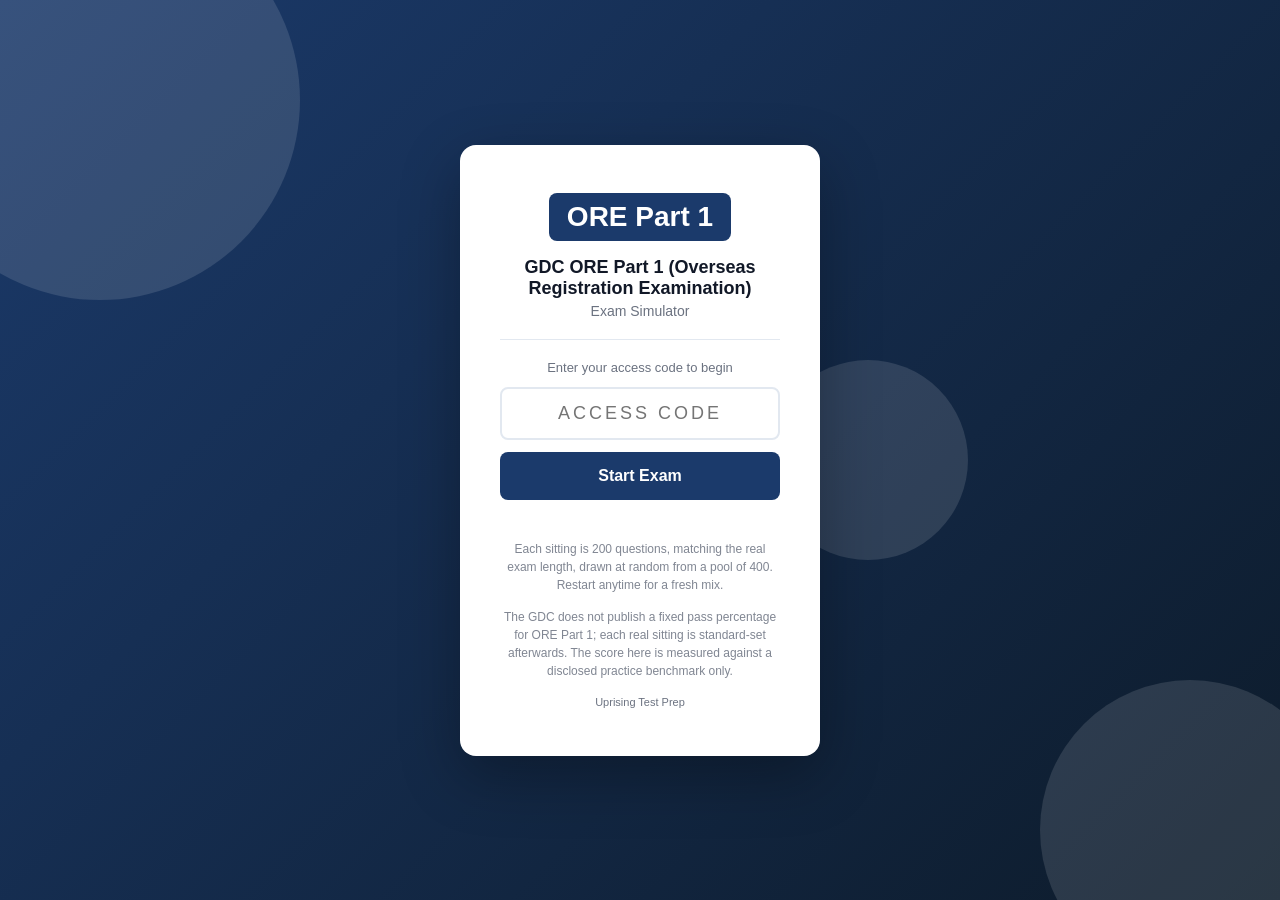
<file: index.html>
<!DOCTYPE html>
<html lang="en">
<head>
  <meta charset="UTF-8" />
  <meta name="viewport" content="width=device-width, initial-scale=1.0, viewport-fit=cover" />
  <meta name="apple-mobile-web-app-capable" content="yes" />
  <meta name="apple-mobile-web-app-status-bar-style" content="black-translucent" />
  <title>GDC ORE Part 1 Exam Simulator</title>
  <link rel="stylesheet" href="style.css" />
</head>
<body>

<div id="access-gate">
  <div class="gate-bg-shapes">
    <div class="shape shape-1"></div>
    <div class="shape shape-2"></div>
    <div class="shape shape-3"></div>
  </div>
  <div class="gate-card">
    <div class="gate-logo">
      <div class="logo-badge">ORE Part 1</div>
    </div>
    <h1 class="gate-title">GDC ORE Part 1 (Overseas Registration Examination)</h1>
    <p class="gate-subtitle">Exam Simulator</p>
    <div class="gate-divider"></div>
    <p class="gate-instruction">Enter your access code to begin</p>
    <input type="text" id="access-code-input" class="gate-input"
           placeholder="Access Code" autocomplete="off"
           maxlength="20" spellcheck="false" />
    <button id="access-btn" class="gate-btn">Start Exam</button>
    <p id="access-error" class="gate-error"></p>
    <p class="gate-pool-note">Each sitting is 200 questions, matching the real exam length, drawn at random from a pool of 400. Restart anytime for a fresh mix.</p>
    <p class="gate-pool-note">The GDC does not publish a fixed pass percentage for ORE Part 1; each real sitting is standard-set afterwards. The score here is measured against a disclosed practice benchmark only.</p>
    <p class="gate-hint">Uprising Test Prep</p>
  </div>
</div>

<div id="app" style="display:none">
  <header class="top-bar">
    <div class="bar-left">
      <span class="bar-logo">ORE Part 1</span>
      <span class="bar-title">Exam Simulator</span>
    </div>
    <div class="bar-right">
      <span class="bar-timer" id="timer-display">--:--</span>
      <button class="bar-btn" id="flag-btn">Flag</button>
      <button class="bar-btn bar-btn-primary" id="submit-btn">
        <span class="btn-full">Submit Exam</span>
        <span class="btn-short">Submit</span>
      </button>
    </div>
  </header>

  <div class="progress-strip">
    <div class="progress-bar" id="progress-bar"></div>
  </div>

  <main class="exam-main">
    <div class="question-panel">
      <div class="q-meta">
        <span id="q-counter"></span>
        <span class="q-pool-chip" title="This sitting is 200 questions, matching the real exam length, drawn at random from a pool of 400. Restart for a fresh mix.">400 Questions Available</span>
        <span id="q-domain" class="q-domain-tag"></span>
        <span id="q-flag-indicator" class="flag-chip" style="display:none">Flagged</span>
      </div>
      <!-- Shared text for a linked cluster (a clinical case, a reading
           passage). It sits ABOVE the stem, which is the one thing that
           legitimately precedes it, and repeats on every question in the
           cluster so nobody has to page backwards. -->
      <div id="q-cluster-wrap" class="cluster-wrap" style="display:none"></div>
      <p id="question-text" class="q-text"></p>
      <!-- The picture sits BELOW the question text so the simulator matches
           the printed book exactly: stem, then picture, then options. They
           used to disagree (book put the picture under the stem, simulator put
           it above), so no single wording could be true in both places, and
           184 of MLPAO's 185 image questions said "shown above" while the
           book printed the picture below the sentence. Write stems with
           neutral wording ("the strip shown", "the diagram shows") and this
           whole class of bug cannot come back. -->
      <div id="q-image-wrap" style="display:none; margin-bottom:14px;"></div>
      <div id="options-list" class="options-list"></div>
      <div id="explanation-box" class="explanation-box" style="display:none">
        <div class="explanation-label">Explanation</div>
        <p id="explanation-text" class="explanation-text"></p>
      </div>
    </div>
    <div class="nav-bar">
      <button class="nav-btn" id="prev-btn">&#8592; Prev</button>
      <button class="nav-btn nav-btn-map" id="map-btn">Question Map</button>
      <button class="nav-btn nav-btn-next" id="next-btn">Next &#8594;</button>
    </div>
  </main>
</div>

<!-- Question Map Modal -->
<div id="map-modal" style="display:none">
  <div class="map-backdrop" id="map-backdrop"></div>
  <div class="map-panel">
    <div class="map-header">
      <span class="map-title">Question Map</span>
      <button id="map-close" class="map-close-btn">&#x2715; Close</button>
    </div>
    <div class="map-legend">
      <span class="leg-item"><span class="leg-swatch leg-answered"></span>Answered</span>
      <span class="leg-item"><span class="leg-swatch leg-flagged"></span>Flagged</span>
      <span class="leg-item"><span class="leg-swatch leg-unanswered"></span>Unanswered</span>
    </div>
    <div id="q-grid" class="q-grid"></div>
  </div>
</div>

<div id="results-screen" style="display:none">
  <div class="results-card">
    <div class="res-header">
      <div class="res-badge">ORE Part 1</div>
      <h2 id="res-status" class="res-status"></h2>
      <p id="res-score" class="res-score"></p>
    </div>
    <div id="res-domains" class="res-domains"></div>
    <p class="mode-pool-note">This sitting drew 200 questions from a pool of 400. Restart for a fresh mix.</p>
    <p class="mode-pool-note">The GDC sets no fixed pass percentage for ORE Part 1; each real sitting is standard-set afterwards. This benchmark is a disclosed practice target only, not the real pass mark.</p>
    <button id="res-review-btn" class="res-btn">Review Answers</button>
    <button id="res-restart-btn" class="res-btn res-btn-secondary">Restart</button>
  </div>
</div>

<script src="questions.js"></script>
<script src="app.js"></script>
</body>
</html>
</file>
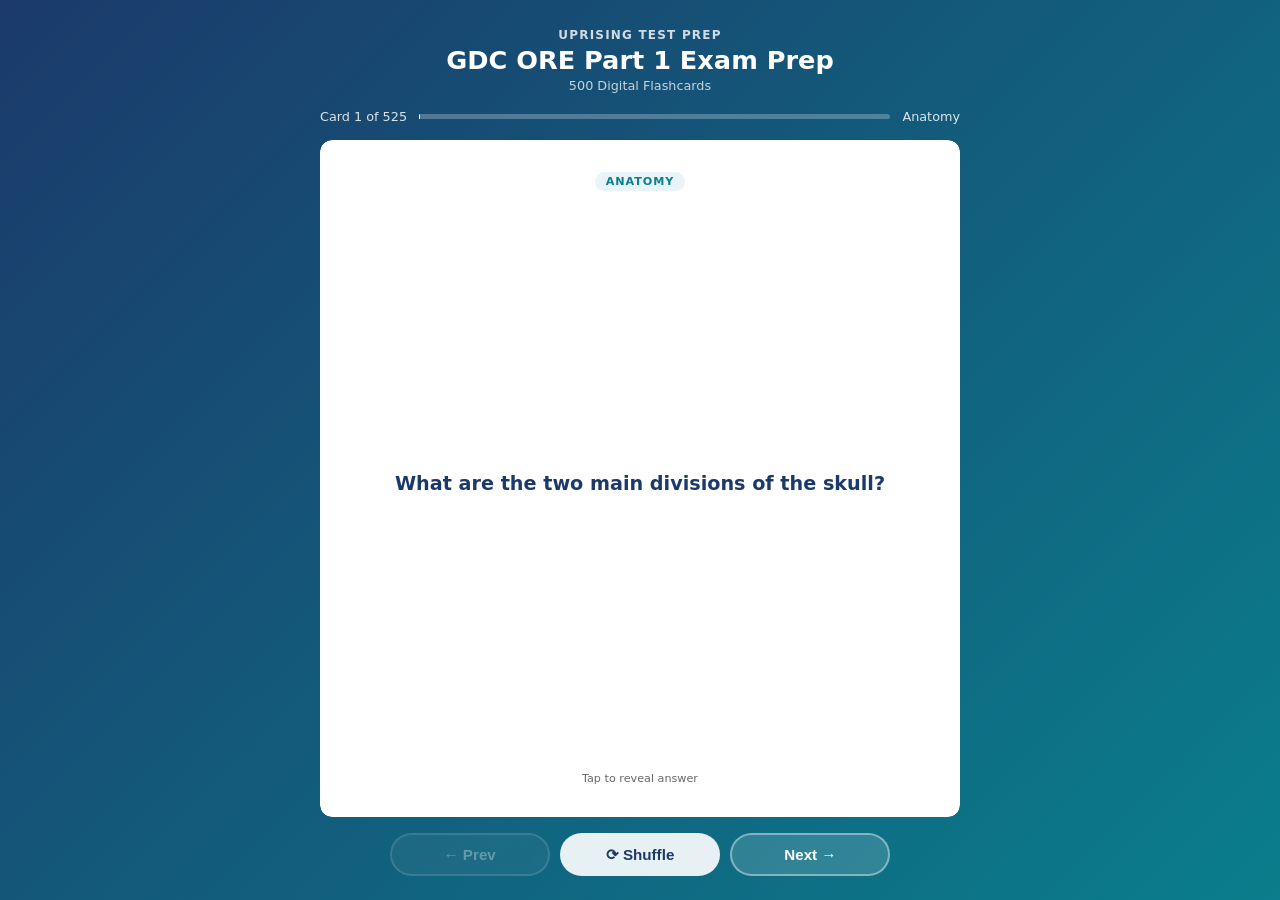
<file: flashcards/index.html>
<!DOCTYPE html>
<html lang="en">
<head>
  <meta charset="UTF-8">
  <meta name="viewport" content="width=device-width, initial-scale=1.0">
  <title>GDC ORE Part 1 Exam Prep: Flashcards</title>
  <style>
    :root {
      --blue:   #1B3A6B;
      --teal:   #0A7E8C;
      --ltblue: #E8F4F8;
      --white:  #FFFFFF;
      --text:   #1A1A1A;
      --muted:  #666;
      --radius: 12px;
    }
    * { box-sizing: border-box; margin: 0; padding: 0; }
    html, body { height: 100%; }
    body {
      font-family: 'Segoe UI', system-ui, sans-serif;
      background: linear-gradient(135deg, var(--blue) 0%, var(--teal) 100%);
      /* Pinned, not min-height: the page must never grow, or the controls
         get pushed below the fold on iOS where 100dvh and height:100%
         disagree. The height:100% rule above is the pre-dvh fallback. */
      height: 100dvh;
      max-height: 100dvh;
      overflow: hidden;
      display: flex;
      flex-direction: column;
      align-items: center;
      padding: 1.25rem 1rem 1rem;
      gap: 0.75rem;
      overflow-x: hidden;
    }
    header { text-align: center; color: #fff; flex-shrink: 0; }
    header .brand { font-size: 0.75rem; font-weight: 700; letter-spacing: 0.1em; opacity: 0.8; text-transform: uppercase; }
    header h1 { font-size: 1.3rem; font-weight: 800; margin-top: 0.2rem; }
    header .subtitle { font-size: 0.8rem; opacity: 0.75; margin-top: 0.15rem; }
    #progress-info {
      display: flex; align-items: center; gap: 0.75rem;
      color: rgba(255,255,255,0.85); font-size: 0.8rem;
      flex-shrink: 0; width: 100%; max-width: 640px;
    }
    #progress-bar-track {
      flex: 1; background: rgba(255,255,255,0.25);
      border-radius: 4px; height: 5px;
    }
    #progress-bar-fill { height: 100%; background: #fff; border-radius: 4px; transition: width 0.3s; }
    .card-scene {
      width: 100%; max-width: 640px;
      perspective: 1200px;
      cursor: pointer;
      flex: 1; min-height: 0;
      display: flex; flex-direction: column;
    
      /* WebKit does not clip overflow inside a preserve-3d context, so the
         answer pane's own clip is dropped and a long answer paints over the
         Prev/Next row. This element only sets the perspective and is NOT
         itself in the 3D context, so its clip is honoured in every engine. */
      overflow: hidden;
      border-radius: var(--radius);
    }
    .card-inner {
      position: relative; width: 100%;
      flex: 1; min-height: 0;
      transition: transform 0.55s cubic-bezier(.4,0,.2,1);
      transform-style: preserve-3d;
    }
    .card-scene.flipped .card-inner { transform: rotateY(180deg); }
    .card-face {
      position: absolute; inset: 0;
      backface-visibility: hidden; -webkit-backface-visibility: hidden;
      border-radius: var(--radius);
      display: flex; flex-direction: column;
      padding: 1.5rem 1.75rem;
      box-shadow: 0 12px 40px rgba(0,0,0,0.2);
      overflow: hidden;
    
      /* Painting through a mask forces WebKit to allocate a real clipping
         layer for a 3D-transformed element, which is what makes the
         overflow:hidden and the rounded corners above actually apply. */
      -webkit-mask-image: -webkit-radial-gradient(#fff, #000);
              mask-image: radial-gradient(#fff, #000);
    }
    .card-front { background: var(--white); align-items: center; justify-content: center; }
    .card-back  { background: var(--ltblue); transform: rotateY(180deg); }
    .card-badge {
      font-size: 0.7rem; font-weight: 700; text-transform: uppercase;
      letter-spacing: 0.08em;
      background: var(--ltblue); color: var(--teal);
      padding: 0.2rem 0.65rem; border-radius: 20px;
      margin-bottom: 0.85rem; flex-shrink: 0;
    }
    .card-back .card-badge { background: rgba(10,126,140,0.12); }
    .card-front .q-text {
      font-size: 1.1rem; font-weight: 600; color: var(--blue); line-height: 1.55;
      text-align: center; overflow-y: auto; flex: 1;
      display: flex; align-items: center; justify-content: center;
      scrollbar-width: thin; scrollbar-color: rgba(27,58,107,0.3) transparent;
    }
    .card-back .a-label { font-size: 0.7rem; font-weight: 700; color: var(--teal); text-transform: uppercase; letter-spacing: 0.08em; margin-bottom: 0.4rem; flex-shrink: 0; }
    .card-back .a-text  {
      font-size: 0.975rem; color: var(--text); line-height: 1.65;
      overflow-y: auto; flex: 1; min-height: 0; padding-right: 4px;
      scrollbar-width: thin; scrollbar-color: rgba(10,126,140,0.4) transparent;
    
      -webkit-overflow-scrolling: touch;
      overscroll-behavior: contain;
    }
    .card-back .a-text::-webkit-scrollbar { width: 4px; }
    .card-back .a-text::-webkit-scrollbar-track { background: transparent; }
    .card-back .a-text::-webkit-scrollbar-thumb { background: rgba(10,126,140,0.4); border-radius: 4px; }
    .tap-hint { flex-shrink: 0; margin-top: 0.6rem; font-size: 0.7rem; color: var(--muted); text-align: center; }
    .card-back .tap-hint { color: var(--teal); opacity: 0.7; }
    .controls {
      display: flex; gap: 0.65rem; flex-wrap: nowrap;
      justify-content: center; flex-shrink: 0;
      width: 100%; max-width: 640px;
      padding-bottom: env(safe-area-inset-bottom, 0px);
    }
    .btn {
      padding: 0.6rem 1.2rem; border-radius: 50px;
      border: 2px solid rgba(255,255,255,0.4);
      background: rgba(255,255,255,0.15); color: #fff;
      font-weight: 700; font-size: 0.875rem; cursor: pointer;
      transition: all 0.2s; backdrop-filter: blur(4px);
      white-space: nowrap; flex: 1; max-width: 160px;
    }
    .btn:hover { background: rgba(255,255,255,0.3); border-color: rgba(255,255,255,0.7); }
    .btn:active { transform: scale(0.96); }
    .btn:disabled { opacity: 0.35; cursor: not-allowed; }
    .btn.btn-primary { background: rgba(255,255,255,0.9); color: var(--blue); border-color: transparent; }
    .btn.btn-primary:hover { background: #fff; }
    #loading { color: rgba(255,255,255,0.8); font-size: 1rem; text-align: center; padding: 3rem; flex: 1; }
    @media (min-width: 768px) {
      body { padding: 1.75rem 1.5rem 1.5rem; gap: 1rem; }
      header h1 { font-size: 1.6rem; }
      .card-face { padding: 2rem 2.5rem; }
      .card-front .q-text { font-size: 1.2rem; }
      .card-back .a-text { font-size: 1.05rem; }
      .btn { font-size: 0.95rem; padding: 0.65rem 1.4rem; }
    }
    @media (max-width: 380px) {
      body { padding: 0.75rem; gap: 0.5rem; }
      header .brand { font-size: 0.65rem; }
      header h1 { font-size: 1.1rem; }
      header .subtitle { display: none; }
      .card-face { padding: 1rem 1.1rem; }
      .card-front .q-text { font-size: 0.975rem; }
      .card-back .a-text { font-size: 0.875rem; }
      .btn { font-size: 0.8rem; padding: 0.5rem 0.75rem; }
    }
  </style>
</head>
<body>
<header>
  <div class="brand">Uprising Test Prep</div>
  <h1>GDC ORE Part 1 Exam Prep</h1>
  <div class="subtitle">500 Digital Flashcards</div>
</header>
<div id="progress-info">
  <span id="card-counter">Card 1 of 500</span>
  <div id="progress-bar-track"><div id="progress-bar-fill" style="width:0%"></div></div>
  <span id="domain-label"></span>
</div>
<div id="loading">Loading flashcards...</div>
<div class="card-scene" id="card-scene" style="display:none" onclick="flipCard()">
  <div class="card-inner" id="card-inner">
    <div class="card-face card-front">
      <div class="card-badge" id="front-badge"></div>
      <div class="q-text" id="q-text"></div>
      <div class="tap-hint">Tap to reveal answer</div>
    </div>
    <div class="card-face card-back">
      <div class="card-badge" id="back-badge">Answer</div>
      <div class="a-label">Answer</div>
      <div class="a-text" id="a-text"></div>
      <div class="tap-hint">Tap to flip back</div>
    </div>
  </div>
</div>
<div class="controls" id="controls" style="display:none">
  <button class="btn" id="prev-btn" onclick="event.stopPropagation();move(-1)" disabled>&#8592; Prev</button>
  <button class="btn btn-primary" onclick="event.stopPropagation();shuffleCards()">&#10227; Shuffle</button>
  <button class="btn" id="next-btn" onclick="event.stopPropagation();move(1)">Next &#8594;</button>
</div>
<script>
const DOMAIN_LABELS = {
  anatomy: "Anatomy",
  physiology_and_biochemistry: "Physiology and Biochemistry",
  oral_pathology_and_human_disease: "Oral Pathology and Human Disease",
  microbiology_and_immunology: "Microbiology and Immunology",
  pharmacology_and_therapeutics: "Pharmacology and Therapeutics",
  dental_materials_science: "Dental Materials Science",
  restorative_dentistry_and_endodontics: "Restorative Dentistry and Endodontics",
  periodontology_prosthodontics_and_oral_surgery: "Periodontology Prosthodontics and Oral Surgery",
  orthodontics_paediatric_dentistry_and_radiology: "Orthodontics Paediatric Dentistry and Radiology",
  law_ethics_professionalism_and_health_and_safety: "Law Ethics Professionalism and Health and Safety",
};
let cards   = [];
let current = 0;
async function init() {
  try {
    const res = await fetch('flashcards.json');
    if (!res.ok) throw new Error('Network error');
    cards = await res.json();
    document.getElementById('loading').style.display    = 'none';
    document.getElementById('card-scene').style.display = 'flex';
    document.getElementById('controls').style.display   = 'flex';
    show();
  } catch (e) {
    document.getElementById('loading').textContent = 'Error loading flashcards. Please try refreshing.';
  }
}
function domainLabel(key) {
  return DOMAIN_LABELS[key] || key.replace(/_/g, ' ').replace(/\b\w/g, c => c.toUpperCase());
}
function show() {
  const c = cards[current];
  document.getElementById('card-scene').classList.remove('flipped');
  document.getElementById('a-text').scrollTop = 0;
  const label = domainLabel(c.domain || c.chapter || '');
  document.getElementById('q-text').textContent       = c.front;
  document.getElementById('a-text').textContent       = c.back;
  document.getElementById('front-badge').textContent  = label;
  document.getElementById('back-badge').textContent   = label;
  document.getElementById('card-counter').textContent = `Card ${current+1} of ${cards.length}`;
  document.getElementById('domain-label').textContent = label;
  document.getElementById('progress-bar-fill').style.width = `${((current+1)/cards.length*100).toFixed(1)}%`;
  document.getElementById('prev-btn').disabled = current === 0;
  document.getElementById('next-btn').disabled = current === cards.length - 1;
}
function flipCard() { document.getElementById('card-scene').classList.toggle('flipped'); }
function move(dir) {
  const next = current + dir;
  if (next < 0 || next >= cards.length) return;
  current = next; show();
}
function shuffleCards() {
  for (let i = cards.length - 1; i > 0; i--) {
    const j = Math.floor(Math.random() * (i+1));
    [cards[i], cards[j]] = [cards[j], cards[i]];
  }
  current = 0; show();
}
document.addEventListener('keydown', e => {
  if (e.key === 'ArrowRight' || e.key === 'ArrowDown') move(1);
  else if (e.key === 'ArrowLeft' || e.key === 'ArrowUp') move(-1);
  else if (e.key === ' ' || e.key === 'Enter') { e.preventDefault(); flipCard(); }
});
init();
</script>
</body>
</html>
</file>
<file: style.css>
/* ORE1 Exam Simulator, Styles */
:root {
  --primary:   #1B3A6B;
  --pass:      #059669;
  --fail:      #DC2626;
  --bg:        #F3F4F8;
  --card:      #FFFFFF;
  --border:    #E2E8F0;
  --text:      #111827;
  --muted:     #6B7280;
  --radius:    10px;
}
*, *::before, *::after { box-sizing: border-box; margin: 0; padding: 0; }
body {
  font-family: -apple-system, BlinkMacSystemFont, "Segoe UI", sans-serif;
  background: var(--bg);
  color: var(--text);
  height: 100vh;
  height: 100dvh;
  overflow: hidden;
  -webkit-text-size-adjust: 100%;
}

/* ── Access Gate ─────────────────────────────────────────────────────────── */
#access-gate {
  display: flex;
  align-items: center;
  justify-content: center;
  height: 100vh;
  height: 100dvh;
  background: linear-gradient(135deg, var(--primary) 0%, #0d1b2a 100%);
  position: relative;
  overflow: hidden;
  padding: 20px;
  padding-top: max(20px, env(safe-area-inset-top));
  padding-bottom: max(20px, env(safe-area-inset-bottom));
}
.gate-bg-shapes { position: absolute; inset: 0; pointer-events: none; }
.shape { position: absolute; border-radius: 50%; opacity: .12; background: #fff; }
.shape-1 { width: 400px; height: 400px; top: -100px; left: -100px; }
.shape-2 { width: 300px; height: 300px; bottom: -80px; right: -60px; }
.shape-3 { width: 200px; height: 200px; top: 40%; left: 60%; }
.gate-card {
  background: #fff;
  border-radius: 16px;
  padding: 48px 40px;
  text-align: center;
  width: 100%;
  max-width: 360px;
  position: relative;
  z-index: 1;
  box-shadow: 0 20px 60px rgba(0,0,0,.3);
}
.logo-badge {
  display: inline-block;
  background: var(--primary);
  color: #fff;
  font-weight: 800;
  font-size: 28px;
  padding: 8px 18px;
  border-radius: 8px;
}
.gate-title { font-size: 18px; font-weight: 700; margin-top: 16px; color: var(--text); }
.gate-subtitle { color: var(--muted); font-size: 14px; margin-top: 4px; }
.gate-divider { height: 1px; background: var(--border); margin: 20px 0; }
.gate-instruction { font-size: 13px; color: var(--muted); margin-bottom: 12px; }
.gate-input {
  width: 100%;
  padding: 14px 16px;
  border: 2px solid var(--border);
  border-radius: 8px;
  font-size: 18px;
  text-align: center;
  text-transform: uppercase;
  letter-spacing: 3px;
  outline: none;
}
.gate-input:focus { border-color: var(--primary); }
.gate-btn {
  width: 100%;
  margin-top: 12px;
  padding: 15px;
  background: var(--primary);
  color: #fff;
  border: none;
  border-radius: 8px;
  font-size: 16px;
  font-weight: 600;
  cursor: pointer;
  -webkit-tap-highlight-color: transparent;
}
.gate-btn:hover { opacity: .9; }
.gate-error { color: var(--fail); font-size: 13px; margin-top: 8px; min-height: 18px; }
.gate-hint { color: var(--muted); font-size: 11px; margin-top: 16px; }
.gate-pool-note { color: var(--muted); opacity: .85; font-size: 12px; margin-top: 14px; line-height: 1.5; }
.mode-pool-note { color: var(--muted); opacity: .85; font-size: 12.5px; text-align: center; margin: 4px 0 16px; line-height: 1.5; }

/* ── App shell ───────────────────────────────────────────────────────────── */
#app {
  display: flex;
  flex-direction: column;
  height: 100vh;
  height: 100dvh;
  padding-top: env(safe-area-inset-top);
}
.top-bar {
  display: flex;
  justify-content: space-between;
  align-items: center;
  background: var(--primary);
  color: #fff;
  padding: 0 20px;
  padding-left: max(20px, env(safe-area-inset-left));
  padding-right: max(20px, env(safe-area-inset-right));
  height: 52px;
  flex-shrink: 0;
  gap: 8px;
}
.bar-left { display: flex; align-items: center; gap: 8px; min-width: 0; }
.bar-logo { font-weight: 800; font-size: 18px; flex-shrink: 0; }
.bar-title { font-size: 14px; opacity: .8; white-space: nowrap; overflow: hidden; text-overflow: ellipsis; }
.bar-right { display: flex; align-items: center; gap: 8px; flex-shrink: 0; }
.bar-timer {
  font-variant-numeric: tabular-nums;
  font-size: 16px;
  font-weight: 600;
  min-width: 68px;
  text-align: right;
}
.bar-btn {
  padding: 7px 13px;
  background: rgba(255,255,255,.15);
  border: 1px solid rgba(255,255,255,.3);
  color: #fff;
  border-radius: 6px;
  cursor: pointer;
  font-size: 13px;
  white-space: nowrap;
  -webkit-tap-highlight-color: transparent;
  touch-action: manipulation;
}
.bar-btn:hover { background: rgba(255,255,255,.25); }
.bar-btn-primary {
  background: #fff;
  color: var(--primary);
  border-color: #fff;
  font-weight: 600;
}
.bar-btn-primary:hover { background: #f0f0f0; }
.btn-short { display: none; }
.btn-full  { display: inline; }

.progress-strip { height: 4px; background: rgba(0,0,0,.1); flex-shrink: 0; }
.progress-bar   { height: 100%; background: #4ade80; transition: width .3s; }

/* ── Main exam area ──────────────────────────────────────────────────────── */
.exam-main {
  flex: 1;
  overflow: hidden;
  display: flex;
  flex-direction: column;
  padding: 16px 20px 0;
  padding-left: max(16px, env(safe-area-inset-left));
  padding-right: max(16px, env(safe-area-inset-right));
  min-height: 0;
}
.question-panel { flex: 1; overflow-y: auto; padding-bottom: 12px; -webkit-overflow-scrolling: touch; }
.q-meta {
  display: flex;
  align-items: center;
  gap: 8px;
  margin-bottom: 12px;
  font-size: 13px;
  color: var(--muted);
  flex-wrap: wrap;
}
.q-domain-tag {
  background: var(--primary);
  color: #fff;
  padding: 2px 8px;
  border-radius: 4px;
  font-size: 11px;
  font-weight: 600;
}
.q-pool-chip {
  background: #EEF2FF;
  background: color-mix(in srgb, var(--primary) 12%, #fff);
  color: var(--primary);
  border: 1px solid var(--primary);
  padding: 2px 8px;
  border-radius: 10px;
  font-size: 11px;
  font-weight: 700;
  cursor: help;
  white-space: nowrap;
}
.flag-chip {
  background: #FEF3C7;
  color: #92400E;
  padding: 2px 8px;
  border-radius: 4px;
  font-size: 11px;
  font-weight: 600;
}
.cluster-wrap {
  border-left: 4px solid var(--primary, #1B3A6B);
  background: #F2F6FC; border-radius: 8px;
  padding: 10px 14px; margin-bottom: 16px;
}
.cluster-label {
  font-size: 11px; font-weight: 700; letter-spacing: 0.06em;
  text-transform: uppercase; color: var(--primary, #1B3A6B); margin-bottom: 6px;
}
.cluster-body {
  max-height: 38vh; overflow-y: auto; font-size: 15px; line-height: 1.6;
  -webkit-overflow-scrolling: touch;
}
.cluster-body p + p { margin-top: 10px; }
@media (min-width: 1100px) { .cluster-body { max-height: 52vh; } }

.q-image {
  max-width: 100%;
  /* Cap the height too. With only max-width, a tall exhibit renders at full
     width and pushes the stem and every option below the fold, so the question
     looks like it has no answers until the candidate scrolls. Found on CNPLE. */
  max-height: 62vh;
  width: auto;
  height: auto;
  object-fit: contain;
  border-radius: 6px;
  border: 1px solid var(--border);
  display: block;
  margin-bottom: 14px;
}
.q-text { font-size: 16px; line-height: 1.65; margin-bottom: 20px; }
.options-list { display: flex; flex-direction: column; gap: 10px; }
.option {
  display: flex;
  align-items: flex-start;
  gap: 12px;
  padding: 15px 16px;
  background: var(--card);
  border: 2px solid var(--border);
  border-radius: var(--radius);
  cursor: pointer;
  transition: .15s;
  -webkit-tap-highlight-color: transparent;
  touch-action: manipulation;
  min-height: 52px;
}
.option:hover  { border-color: var(--primary); background: #F8FAFF; }
.option.selected  { border-color: var(--primary); background: #EEF3FF; }
.option.correct   { border-color: #059669; background: #ECFDF5; }
.option.incorrect { border-color: #DC2626; background: #FEF2F2; }
.explanation-box {
  margin-top: 20px;
  padding: 16px 18px;
  background: #F0F9FF;
  border-left: 4px solid #2563EB;
  border-radius: 6px;
}
.explanation-label {
  font-size: 11px;
  font-weight: 700;
  text-transform: uppercase;
  letter-spacing: .06em;
  color: #2563EB;
  margin-bottom: 8px;
}
.explanation-text { font-size: 14.5px; line-height: 1.7; color: #1e293b; margin: 0; }
.opt-letter { font-weight: 700; font-size: 15px; color: var(--primary); min-width: 22px; padding-top: 1px; flex-shrink: 0; }
.opt-text   { font-size: 15px; line-height: 1.5; }

/* ── Nav bar ─────────────────────────────────────────────────────────────── */
.nav-bar {
  display: flex;
  align-items: center;
  gap: 8px;
  padding: 10px 0;
  padding-bottom: max(14px, env(safe-area-inset-bottom));
  flex-shrink: 0;
}
.nav-btn {
  flex: 1;
  padding: 13px 8px;
  background: var(--card);
  border: 1px solid var(--border);
  border-radius: 8px;
  cursor: pointer;
  font-size: 15px;
  font-weight: 500;
  text-align: center;
  -webkit-tap-highlight-color: transparent;
  touch-action: manipulation;
  min-height: 48px;
}
.nav-btn:hover      { background: #f0f0f0; }
.nav-btn-map {
  background: var(--bg);
  border-color: var(--primary);
  color: var(--primary);
  font-weight: 600;
}
.nav-btn-map:hover { background: #EEF3FF; }
.nav-btn-next {
  background: var(--primary);
  color: #fff;
  border-color: var(--primary);
}
.nav-btn-next:hover { opacity: .9; }

/* ── Question Map Modal ──────────────────────────────────────────────────── */
#map-modal {
  position: fixed;
  inset: 0;
  z-index: 1000;
  display: flex;
  flex-direction: column;
  justify-content: flex-end;
}
.map-backdrop { position: absolute; inset: 0; background: rgba(0,0,0,.5); }
.map-panel {
  position: relative;
  background: #fff;
  border-radius: 20px 20px 0 0;
  padding: 20px;
  padding-bottom: max(20px, env(safe-area-inset-bottom));
  max-height: 80vh;
  max-height: 80dvh;
  display: flex;
  flex-direction: column;
  box-shadow: 0 -4px 30px rgba(0,0,0,.2);
}
.map-header {
  display: flex;
  align-items: center;
  justify-content: space-between;
  margin-bottom: 12px;
  flex-shrink: 0;
}
.map-title { font-size: 17px; font-weight: 700; color: var(--text); }
.map-close-btn {
  padding: 8px 16px;
  background: var(--bg);
  border: 1px solid var(--border);
  border-radius: 8px;
  cursor: pointer;
  font-size: 14px;
  font-weight: 500;
  min-height: 40px;
  -webkit-tap-highlight-color: transparent;
  touch-action: manipulation;
}
.map-close-btn:hover { background: #e5e7eb; }
.map-legend { display: flex; gap: 16px; margin-bottom: 14px; flex-shrink: 0; flex-wrap: wrap; }
.leg-item { display: flex; align-items: center; gap: 6px; font-size: 13px; color: var(--muted); }
.leg-swatch {
  width: 16px;
  height: 16px;
  border-radius: 3px;
  border: 1px solid var(--border);
  background: var(--card);
  display: inline-block;
  flex-shrink: 0;
}
.leg-swatch.leg-answered  { background: var(--primary); border-color: var(--primary); }
.leg-swatch.leg-flagged   { background: #FEF3C7; border-color: #F59E0B; }
.leg-swatch.leg-unanswered { background: var(--card); }
.q-grid {
  display: flex;
  flex-wrap: wrap;
  gap: 6px;
  overflow-y: auto;
  flex: 1;
  padding-bottom: 8px;
  -webkit-overflow-scrolling: touch;
}
.grid-btn {
  width: 40px;
  height: 40px;
  border: 1px solid var(--border);
  border-radius: 6px;
  background: var(--card);
  font-size: 12px;
  cursor: pointer;
  font-weight: 500;
  -webkit-tap-highlight-color: transparent;
  touch-action: manipulation;
}
.grid-btn.answered { background: var(--primary); color: #fff; border-color: var(--primary); }
.grid-btn.flagged  { background: #FEF3C7; border-color: #F59E0B; }
.grid-btn.active   { outline: 3px solid var(--primary); outline-offset: 2px; }

/* ── Results ─────────────────────────────────────────────────────────────── */
#results-screen {
  display: flex;
  align-items: flex-start;
  justify-content: center;
  min-height: 100vh;
  min-height: 100dvh;
  background: var(--bg);
  overflow-y: auto;
  -webkit-overflow-scrolling: touch;
  padding: 20px 16px;
  padding-top: max(20px, env(safe-area-inset-top));
  padding-bottom: max(20px, env(safe-area-inset-bottom));
}
.results-card {
  background: var(--card);
  border-radius: 16px;
  padding: 40px;
  max-width: 480px;
  width: 100%;
  box-shadow: 0 8px 30px rgba(0,0,0,.1);
}
.res-header { text-align: center; margin-bottom: 24px; }
.res-badge {
  display: inline-block;
  background: var(--primary);
  color: #fff;
  font-weight: 800;
  font-size: 22px;
  padding: 6px 16px;
  border-radius: 8px;
}
.res-status { font-size: 36px; font-weight: 800; margin-top: 12px; }
.res-score  { font-size: 18px; color: var(--muted); margin-top: 4px; }
.res-domains { margin-bottom: 24px; display: flex; flex-direction: column; gap: 10px; }
.res-domain-row { display: flex; align-items: center; gap: 8px; font-size: 13px; }
.res-domain-name { width: 160px; font-weight: 500; flex-shrink: 0; }
.res-domain-bar-wrap { flex: 1; background: #E5E7EB; border-radius: 4px; height: 8px; overflow: hidden; }
.res-domain-bar { height: 100%; border-radius: 4px; transition: width .5s; }
.res-domain-pct { width: 36px; text-align: right; font-weight: 600; }
.res-btn {
  width: 100%;
  padding: 15px;
  background: var(--primary);
  color: #fff;
  border: none;
  border-radius: 8px;
  font-size: 15px;
  font-weight: 600;
  cursor: pointer;
  margin-bottom: 10px;
  min-height: 52px;
  -webkit-tap-highlight-color: transparent;
  touch-action: manipulation;
}
.res-btn:hover { opacity: .9; }
.res-btn-secondary {
  background: transparent;
  color: var(--primary);
  border: 2px solid var(--primary);
}
.res-btn-secondary:hover { background: var(--primary); color: #fff; }

/* ── Mobile breakpoint (phones ≤ 640px) ─────────────────────────────────── */
@media (max-width: 640px) {
  /* Gate card */
  .gate-card { padding: 32px 24px; }

  /* Top bar: hide long title text, swap Submit label */
  .bar-title  { display: none; }
  .btn-full   { display: none; }
  .btn-short  { display: inline; }
  .bar-right  { gap: 6px; }
  .bar-btn    { padding: 6px 10px; font-size: 12px; }
  .bar-timer  { font-size: 14px; min-width: 58px; }

  /* Exam main */
  .exam-main { padding: 12px 14px 0; }
  .q-text { font-size: 16px; }
  .opt-text { font-size: 15px; }

  /* Nav bar, bigger touch targets */
  .nav-btn { font-size: 14px; padding: 14px 6px; }

  /* Results */
  .results-card { padding: 28px 20px; }
  .res-domain-name { width: 110px; font-size: 12px; }
  .res-domain-pct  { font-size: 12px; }
  .res-status { font-size: 30px; }

  /* Map grid, slightly bigger buttons on phones */
  .grid-btn { width: 42px; height: 42px; }
}

/* ── Very small phones (≤ 380px) ────────────────────────────────────────── */
@media (max-width: 380px) {
  .bar-logo { font-size: 15px; }
  .bar-btn  { padding: 5px 8px; font-size: 11px; }
  .bar-timer { font-size: 13px; min-width: 52px; }
  .nav-btn  { font-size: 13px; }
  .grid-btn { width: 38px; height: 38px; font-size: 11px; }
}
</file>
